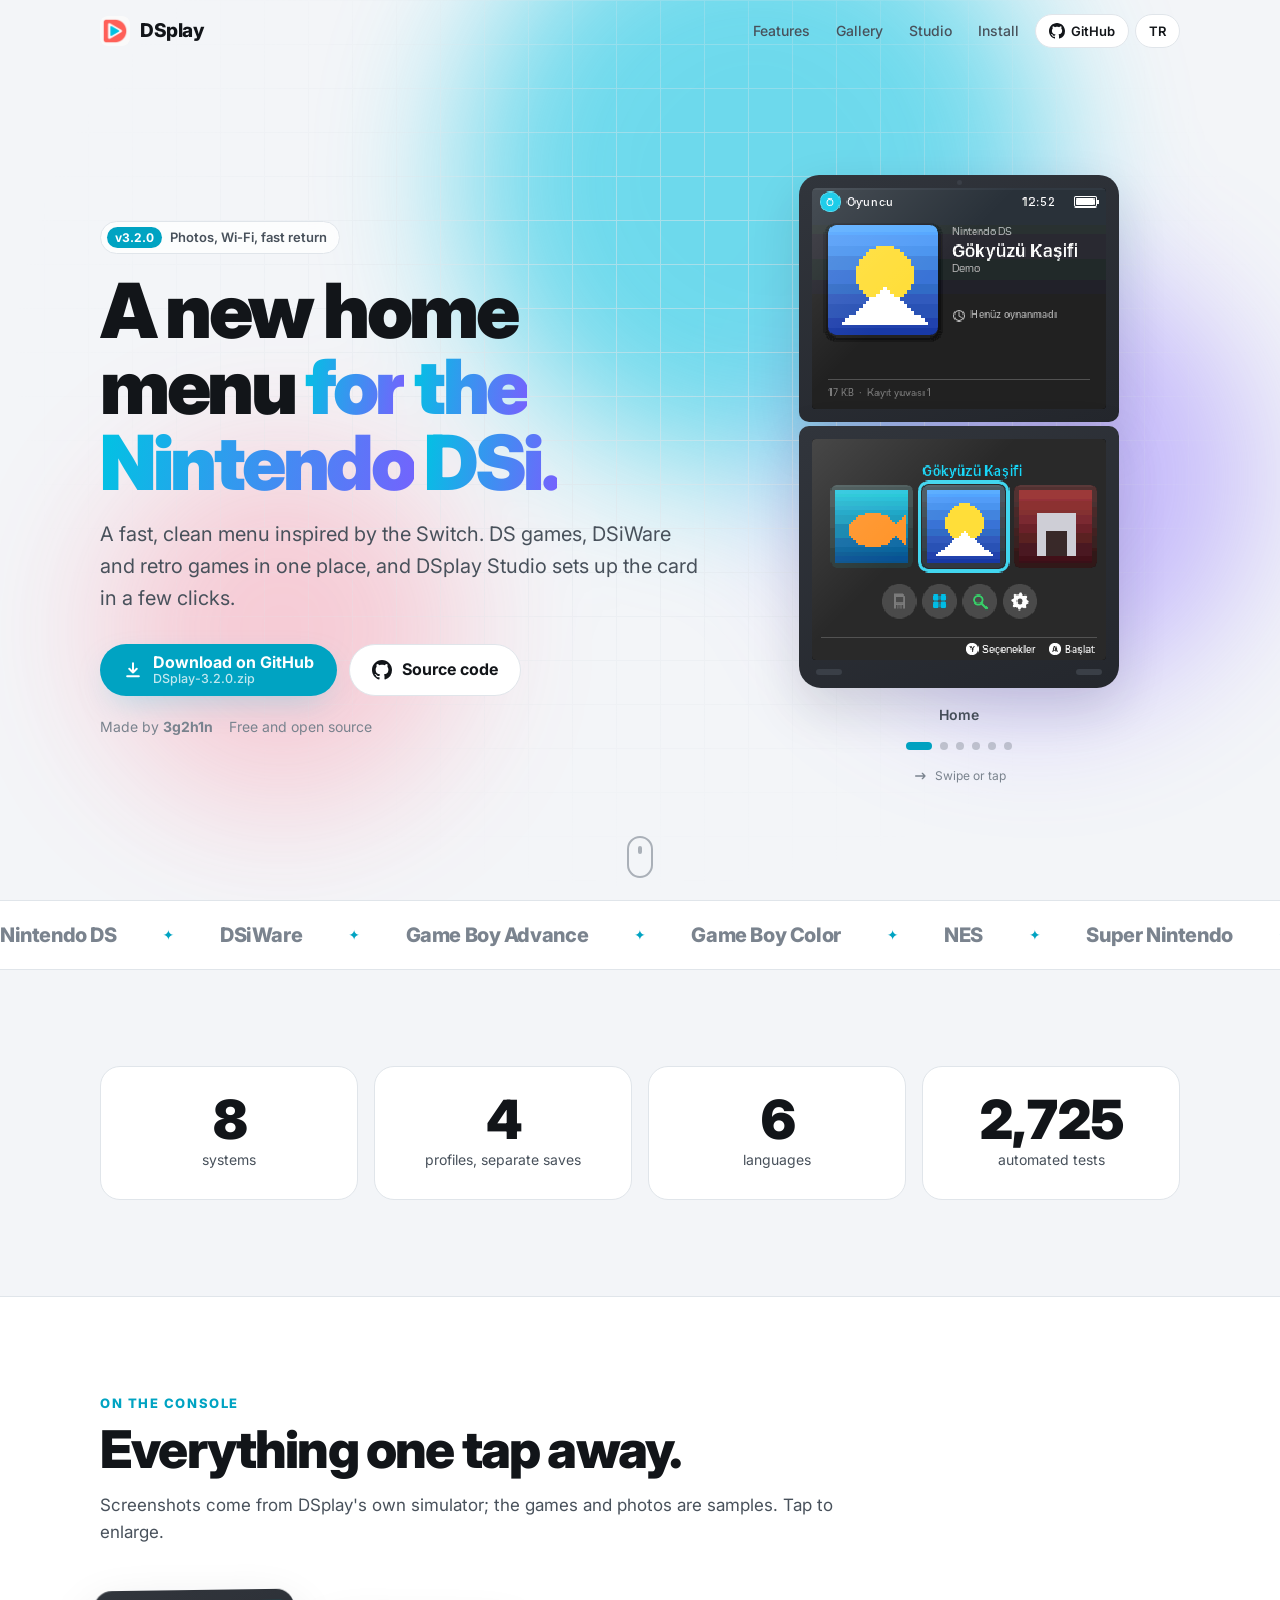
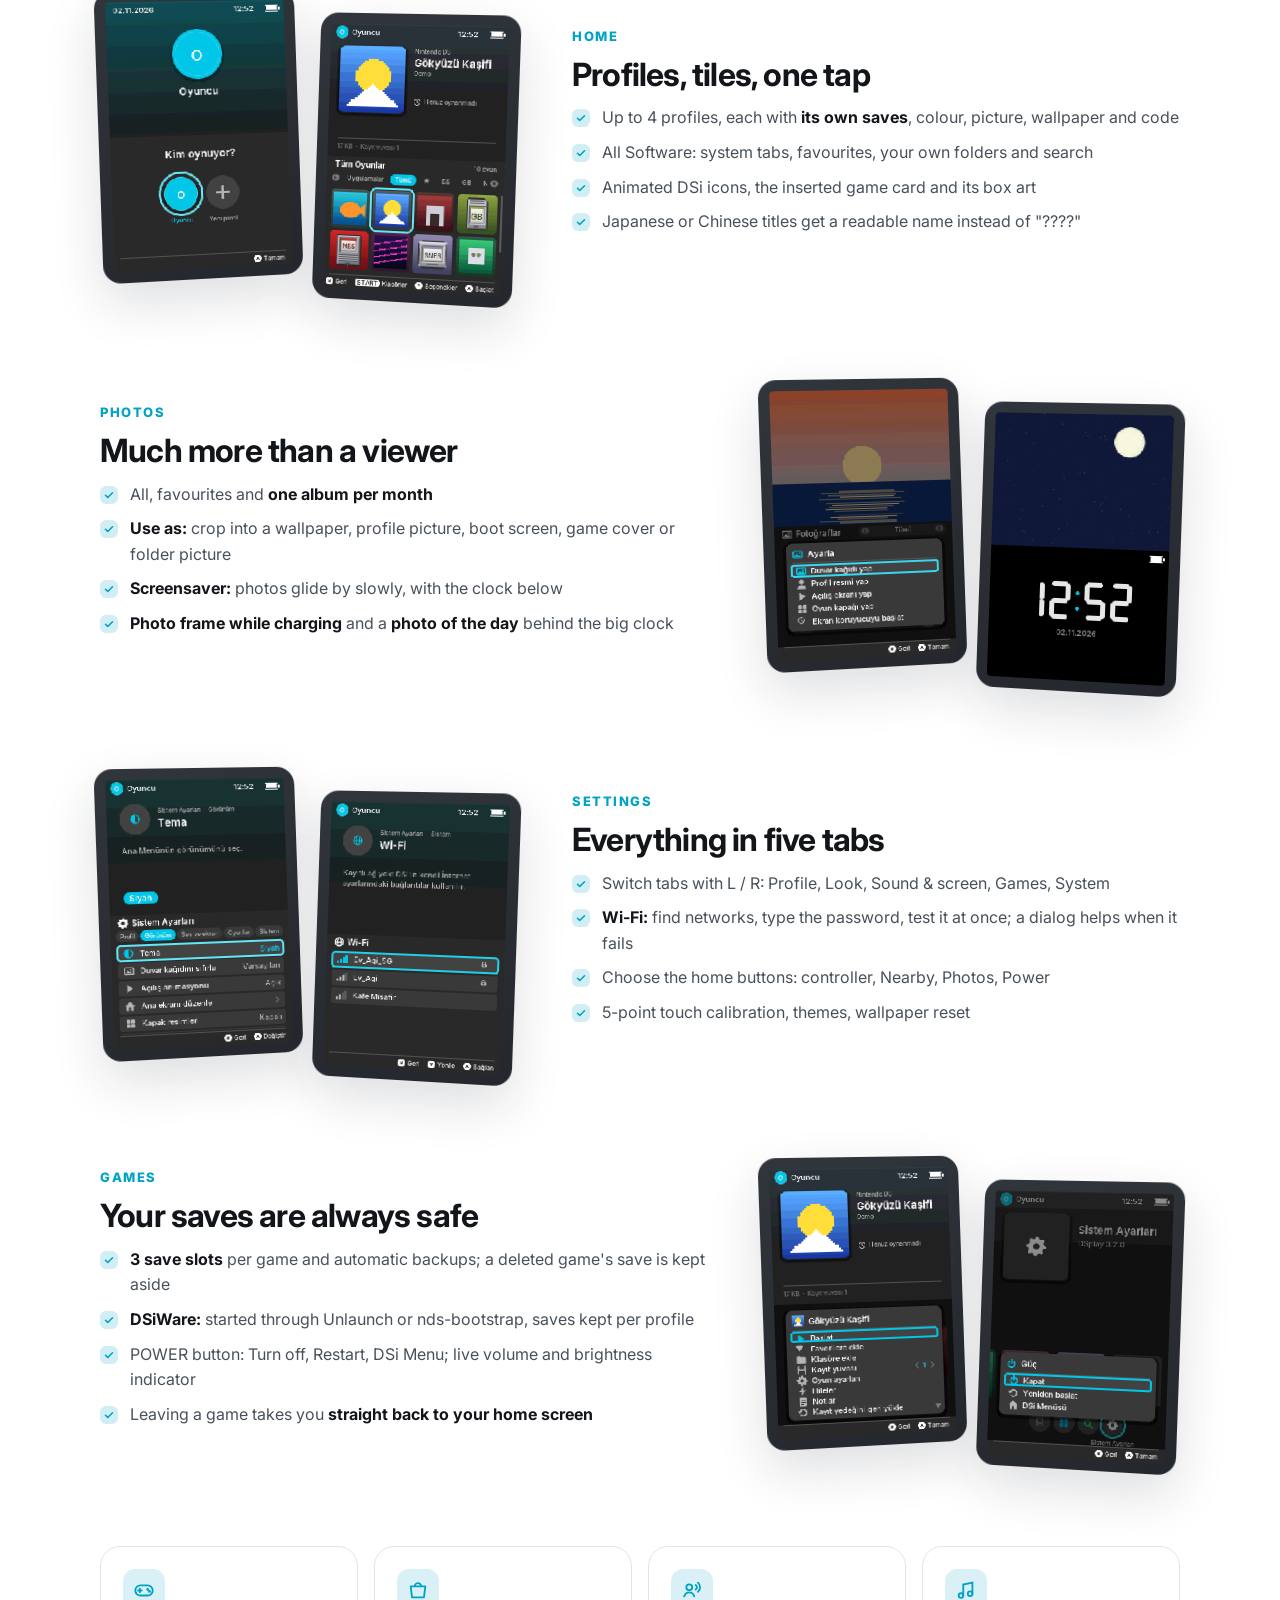
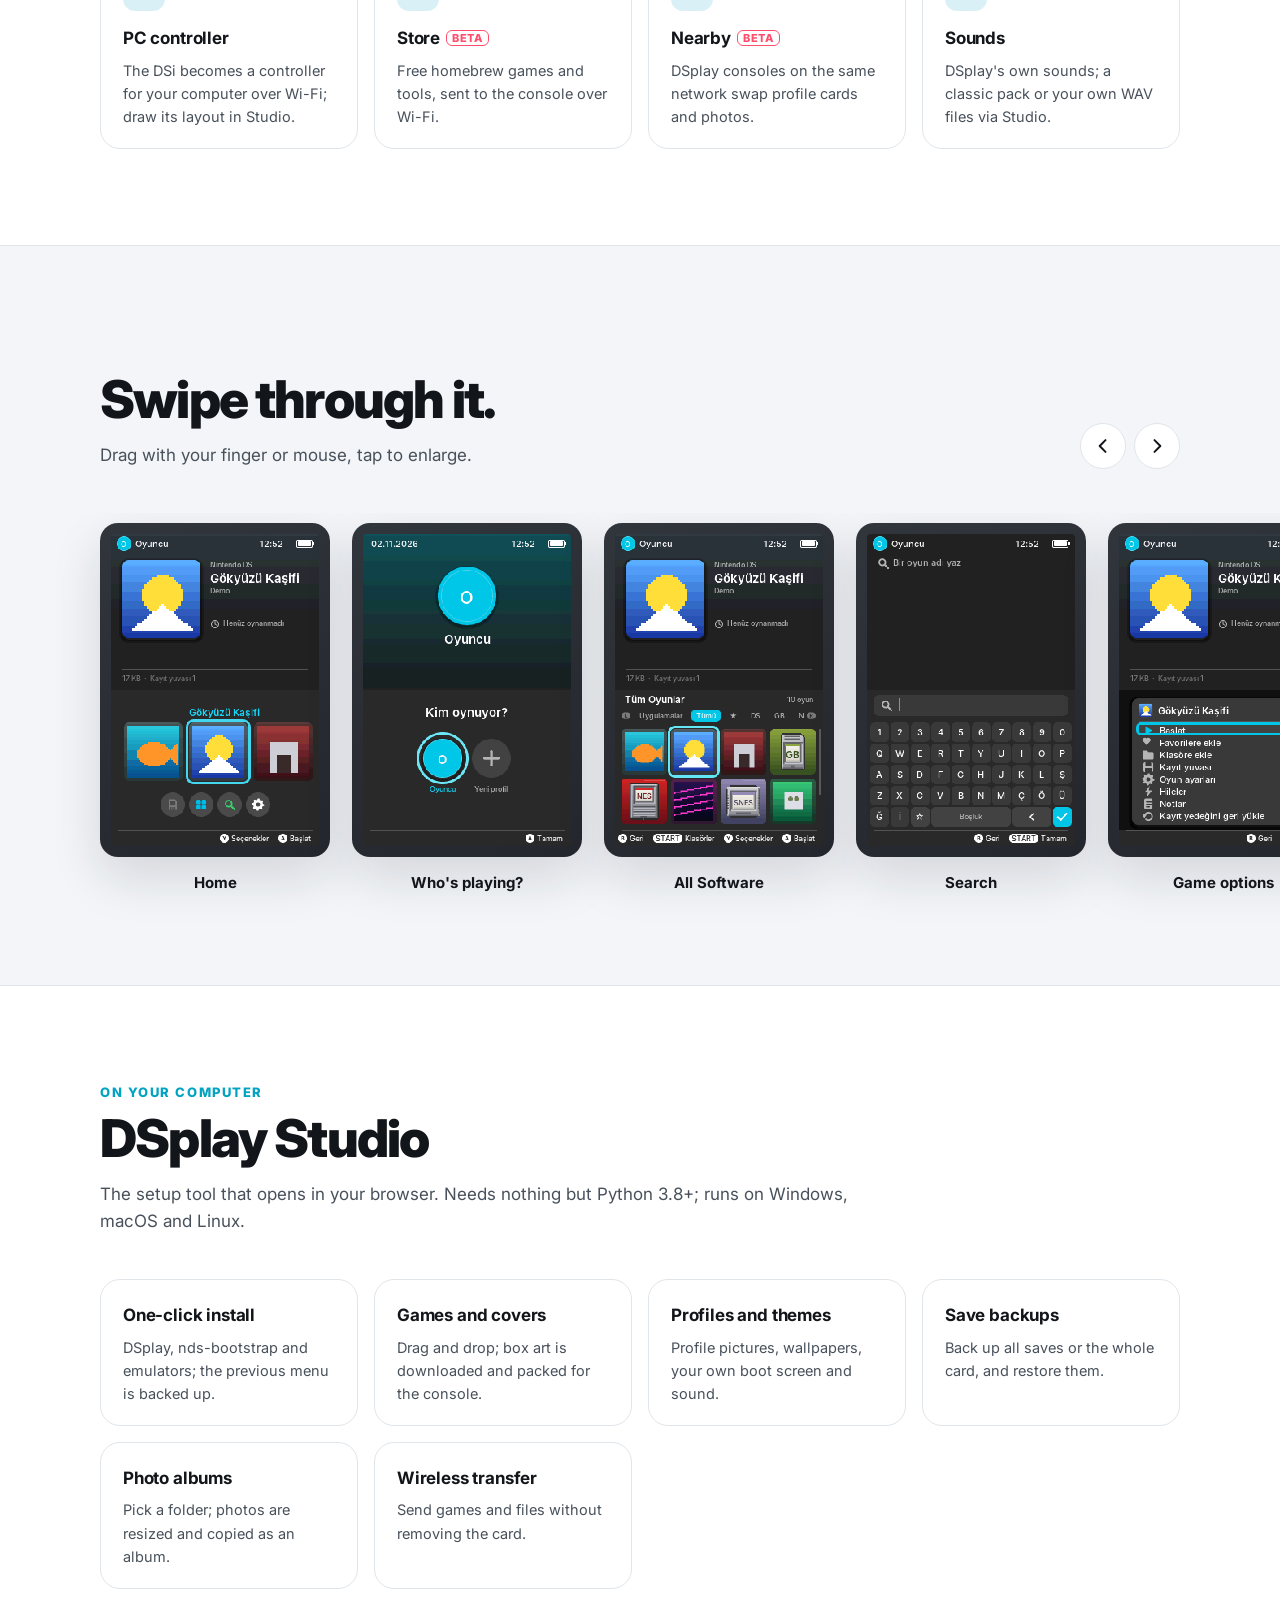
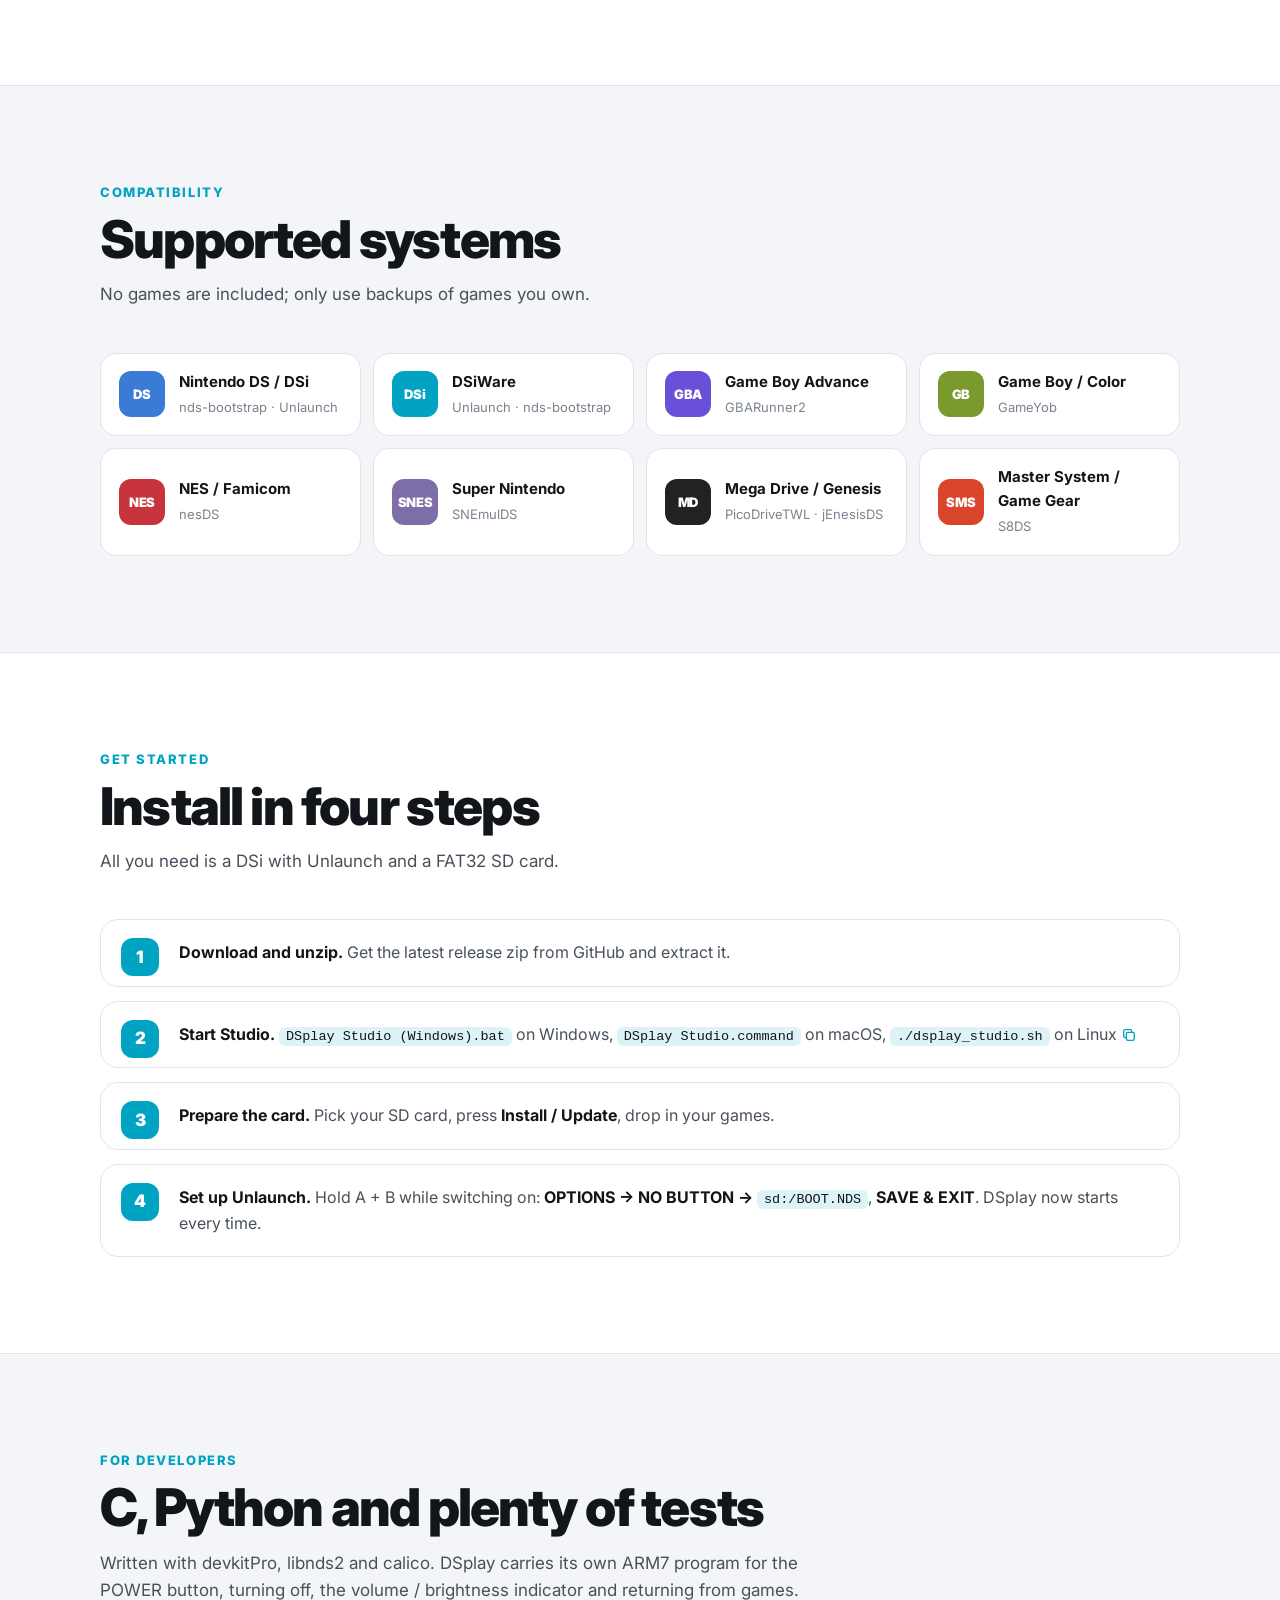
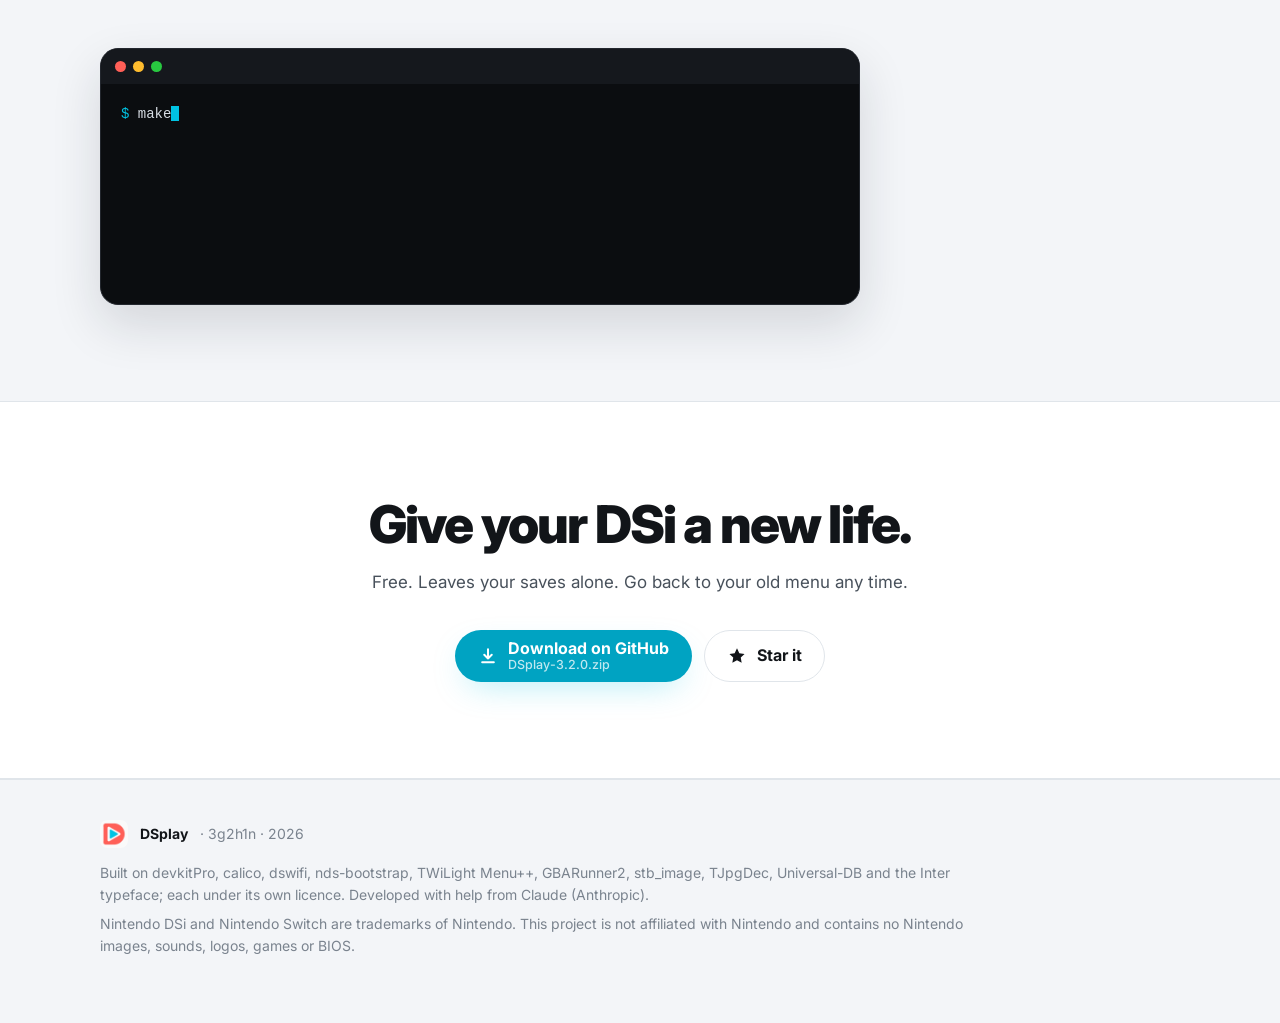
<file: docs/index.html>
<!doctype html>
<html lang="tr" data-lang="tr">
<head>
<meta charset="utf-8">
<meta name="viewport" content="width=device-width, initial-scale=1, viewport-fit=cover">
<title>DSplay</title>
<meta name="description" content="DSplay: Nintendo DSi için Switch tarzında bir ana menü ve onu kuran DSplay Studio.">
<!-- GitHub repository (kullanıcı/repo). Change this one line if the repository has another name. -->
<meta name="dsplay-repo" content="3g2h1n/DSplay">
<meta property="og:title" content="DSplay">
<meta property="og:description" content="Nintendo DSi için Switch tarzında yeni bir ana menü.">
<meta property="og:image" content="img/home.png">
<meta name="theme-color" content="#00c3e3">
<link rel="icon" href="img/logo.png">
<link rel="preconnect" href="https://fonts.googleapis.com">
<link rel="preconnect" href="https://fonts.gstatic.com" crossorigin>
<link href="https://fonts.googleapis.com/css2?family=Inter:wght@400;500;600;700;800;900&display=swap" rel="stylesheet">
<style>
:root {
  --bg: #f3f5f8;
  --bg2: #ffffff;
  --panel: #ffffff;
  --text: #121519;
  --text2: #48515b;
  --text3: #7a838e;
  --line: #e0e5ea;
  --accent: #00a3c2;
  --accent-ink: #ffffff;
  --glow: rgba(0, 195, 227, .35);
  --blob1: #00c3e3;
  --blob2: #ff4f6d;
  --blob3: #7c5cff;
  --device: #24272d;
  --device2: #31353c;
  --shadow: 0 20px 50px rgba(20, 30, 45, .14);
}
@media (prefers-color-scheme: dark) {
  :root:not([data-theme="light"]) {
    --bg: #0f1114; --bg2: #15181c; --panel: #1b1f24; --text: #f2f4f6; --text2: #b6bec7; --text3: #808a95;
    --line: #272c33; --accent: #00c3e3; --accent-ink: #05232a; --glow: rgba(0, 195, 227, .45);
    --device: #0b0c0f; --device2: #1d2026; --shadow: 0 24px 60px rgba(0, 0, 0, .55);
  }
}
:root[data-theme="dark"] {
  --bg: #0f1114; --bg2: #15181c; --panel: #1b1f24; --text: #f2f4f6; --text2: #b6bec7; --text3: #808a95;
  --line: #272c33; --accent: #00c3e3; --accent-ink: #05232a; --glow: rgba(0, 195, 227, .45);
  --device: #0b0c0f; --device2: #1d2026; --shadow: 0 24px 60px rgba(0, 0, 0, .55);
}
* { box-sizing: border-box; }
[hidden] { display: none !important; }
html { scroll-behavior: smooth; -webkit-tap-highlight-color: transparent; }
body {
  margin: 0; background: var(--bg); color: var(--text); overflow-x: hidden;
  font: 16px/1.6 Inter, system-ui, -apple-system, "Segoe UI", sans-serif; -webkit-font-smoothing: antialiased;
}
html[data-lang="tr"] [lang="en"]:not(html) { display: none !important; }
html[data-lang="en"] [lang="tr"]:not(html) { display: none !important; }
a { color: var(--accent); text-decoration: none; }
img { -webkit-user-drag: none; user-select: none; }
.wrap { max-width: 1120px; margin: 0 auto; padding: 0 20px; }

/* ---------- header ---------- */
header.top {
  position: fixed; inset: 0 0 auto 0; z-index: 50; transition: background .3s, border-color .3s, transform .35s;
  border-bottom: 1px solid transparent;
}
header.top.solid { background: color-mix(in srgb, var(--bg) 82%, transparent); backdrop-filter: blur(14px) saturate(1.4); border-color: var(--line); }
header.top.hidden { transform: translateY(-100%); }
header.top .wrap { display: flex; align-items: center; gap: 12px; height: 62px; }
header.top .brand { display: flex; align-items: center; gap: 10px; color: var(--text); font-weight: 800; font-size: 19px; letter-spacing: -.02em; }
header.top .brand img { width: 30px; height: 30px; border-radius: 8px; transition: transform .5s cubic-bezier(.3,1.6,.5,1); }
header.top .brand:hover img { transform: rotate(-12deg) scale(1.12); }
header.top nav { margin-left: auto; display: flex; gap: 6px; align-items: center; }
header.top nav a.nl { color: var(--text2); font-size: 14px; font-weight: 500; padding: 6px 10px; border-radius: 8px; transition: color .2s, background .2s; }
header.top nav a.nl:hover { color: var(--text); background: color-mix(in srgb, var(--text) 7%, transparent); }
.pill {
  border: 1px solid var(--line); background: var(--panel); color: var(--text); border-radius: 999px; height: 34px;
  padding: 0 13px; font: 600 13px Inter, sans-serif; cursor: pointer; display: inline-flex; align-items: center; gap: 6px;
}
.pill svg { width: 16px; height: 16px; }
.progress { position: absolute; left: 0; bottom: -1px; height: 2px; width: 100%; transform-origin: 0 50%; transform: scaleX(0); background: linear-gradient(90deg, var(--blob1), var(--blob3), var(--blob2)); }
@media (max-width: 760px) { header.top nav a.nl { display: none; } }

/* ---------- hero ---------- */
.hero { position: relative; padding: 130px 0 70px; overflow: hidden; min-height: 100vh; min-height: 100svh; display: flex; align-items: center; }
.aurora { position: absolute; inset: -20%; z-index: 0; filter: blur(70px); opacity: .55; pointer-events: none; }
.aurora i { position: absolute; width: 46vmax; height: 46vmax; border-radius: 50%; mix-blend-mode: normal; }
.aurora i:nth-child(1) { background: var(--blob1); left: 40%; top: 5%; animation: drift1 18s ease-in-out infinite alternate; }
.aurora i:nth-child(2) { background: var(--blob3); left: 60%; top: 35%; width: 34vmax; height: 34vmax; animation: drift2 22s ease-in-out infinite alternate; opacity: .7; }
.aurora i:nth-child(3) { background: var(--blob2); left: 20%; top: 50%; width: 28vmax; height: 28vmax; animation: drift3 16s ease-in-out infinite alternate; opacity: .45; }
@keyframes drift1 { to { transform: translate(-18%, 12%) scale(1.15); } }
@keyframes drift2 { to { transform: translate(14%, -16%) scale(.9); } }
@keyframes drift3 { to { transform: translate(22%, -10%) scale(1.2); } }
.gridbg {
  position: absolute; inset: 0; z-index: 0; pointer-events: none; opacity: .5;
  background-image: linear-gradient(var(--line) 1px, transparent 1px), linear-gradient(90deg, var(--line) 1px, transparent 1px);
  background-size: 44px 44px; mask-image: radial-gradient(ellipse at 50% 40%, #000 20%, transparent 70%);
  -webkit-mask-image: radial-gradient(ellipse at 50% 40%, #000 20%, transparent 70%);
}
.hero .wrap { position: relative; z-index: 1; display: grid; grid-template-columns: 1.15fr .85fr; gap: 40px; align-items: center; width: 100%; }
.badge {
  display: inline-flex; align-items: center; gap: 8px; padding: 5px 12px 5px 6px; border-radius: 999px; font-size: 13px; font-weight: 600;
  background: color-mix(in srgb, var(--panel) 75%, transparent); border: 1px solid var(--line); color: var(--text2); backdrop-filter: blur(6px);
}
.badge b { background: var(--accent); color: var(--accent-ink); border-radius: 999px; padding: 1px 8px; font-size: 12px; }
.hero h1 { font-size: clamp(42px, 7vw, 76px); line-height: 1.0; letter-spacing: -.045em; margin: 18px 0 18px; font-weight: 900; }
.hero h1 .w { display: inline-block; opacity: 0; transform: translateY(.5em) rotate(4deg); filter: blur(6px); animation: wordin .8s cubic-bezier(.2,.9,.25,1.1) forwards; }
@keyframes wordin { to { opacity: 1; transform: none; filter: none; } }
.grad { background: linear-gradient(100deg, var(--blob1), var(--blob3) 55%, var(--blob2)); -webkit-background-clip: text; background-clip: text; color: transparent; background-size: 200% 100%; animation: sheen 6s ease-in-out infinite alternate; }
@keyframes sheen { to { background-position: 100% 0; } }
.hero p.lead { font-size: clamp(17px, 2vw, 20px); color: var(--text2); margin: 0 0 30px; max-width: 32em; }
.btns { display: flex; flex-wrap: wrap; gap: 12px; align-items: center; }
.btn {
  position: relative; overflow: hidden; display: inline-flex; align-items: center; gap: 10px; padding: 0 22px; height: 52px; border-radius: 999px;
  font-weight: 700; font-size: 16px; border: 1px solid var(--line); background: var(--panel); color: var(--text); cursor: pointer;
  transition: transform .25s cubic-bezier(.3,1.5,.5,1), box-shadow .25s; will-change: transform; user-select: none;
}
.btn svg { width: 20px; height: 20px; flex: none; }
.btn:hover { box-shadow: 0 10px 26px -10px var(--glow); }
.btn:active { transform: scale(.96); }
.btn.primary { background: var(--accent); border-color: transparent; color: var(--accent-ink); box-shadow: 0 12px 34px -12px var(--glow); }
.btn.primary::after {
  content: ""; position: absolute; inset: 0; background: linear-gradient(110deg, transparent 30%, rgba(255,255,255,.45) 50%, transparent 70%);
  transform: translateX(-120%); animation: shine 3.6s ease-in-out infinite 1.6s;
}
@keyframes shine { 0%, 60% { transform: translateX(-120%); } 100% { transform: translateX(120%); } }
.btn .bsub { font-weight: 500; font-size: 12.5px; opacity: .75; }
.btn .stack { display: flex; flex-direction: column; line-height: 1.1; align-items: flex-start; }
.ripple { position: absolute; border-radius: 50%; transform: scale(0); background: currentColor; opacity: .25; animation: rip .6s ease-out forwards; pointer-events: none; }
@keyframes rip { to { transform: scale(1); opacity: 0; } }
.meta { margin-top: 20px; color: var(--text3); font-size: 14px; display: flex; gap: 16px; flex-wrap: wrap; align-items: center; }
.meta .stars { display: inline-flex; gap: 6px; align-items: center; }
.meta svg { width: 15px; height: 15px; }

/* the DSi: two halves, the lid opens on load, tilts with the pointer and swipes between screens */
.stage { perspective: 1400px; display: flex; flex-direction: column; align-items: center; gap: 16px; touch-action: pan-y; }
.dsi { width: min(320px, 74vw); transform-style: preserve-3d; transition: transform .25s ease-out; cursor: grab; }
.dsi:active { cursor: grabbing; }
.half { background: linear-gradient(160deg, var(--device2), var(--device)); border-radius: 20px; padding: 13px; box-shadow: var(--shadow); position: relative; }
.half.lid { border-radius: 20px 20px 10px 10px; transform-origin: 50% 100%; transform: rotateX(-92deg); animation: lidopen 1.3s cubic-bezier(.25,1.25,.4,1) .35s forwards; }
.half.base { border-radius: 10px 10px 22px 22px; margin-top: 5px; opacity: 0; transform: translateY(30px); animation: basein .8s cubic-bezier(.2,.9,.3,1) .1s forwards; }
@keyframes lidopen { to { transform: rotateX(0deg); } }
@keyframes basein { to { opacity: 1; transform: none; } }
.scr { aspect-ratio: 4 / 3; border-radius: 4px; background: #000; position: relative; overflow: hidden; }
.scr span { position: absolute; inset: 0; background-size: 100% 200%; image-rendering: pixelated; transition: opacity .5s ease, transform .5s ease; }
.lid .scr span { background-position: 0 0; }
.base .scr span { background-position: 0 100%; }
.scr span.out { opacity: 0; transform: scale(1.04); }
.scr::after { content: ""; position: absolute; inset: 0; background: linear-gradient(135deg, rgba(255,255,255,.14), transparent 40%); pointer-events: none; }
.lid .cam { position: absolute; top: 5px; left: 50%; width: 5px; height: 5px; margin-left: -2px; border-radius: 50%; background: #3a3f47; }
.base .btnrow { display: flex; justify-content: space-between; padding: 9px 4px 0; }
.base .btnrow i { width: 26px; height: 6px; border-radius: 3px; background: #3a3f47; display: block; }
.dots { display: flex; gap: 8px; align-items: center; }
.dots button { width: 8px; height: 8px; border-radius: 99px; border: 0; padding: 0; background: var(--text3); opacity: .4; cursor: pointer; transition: all .35s cubic-bezier(.3,1.5,.5,1); }
.dots button.on { width: 26px; opacity: 1; background: var(--accent); }
.caption { font-size: 14px; color: var(--text2); font-weight: 600; min-height: 1.6em; text-align: center; }
.hint { font-size: 12px; color: var(--text3); display: flex; align-items: center; gap: 6px; }
.hint svg { width: 16px; height: 16px; animation: nudge 1.8s ease-in-out infinite; }
@keyframes nudge { 50% { transform: translateX(6px); } }
.scrolldown { position: absolute; left: 50%; bottom: 22px; z-index: 1; width: 26px; height: 42px; margin-left: -13px; border: 2px solid var(--text3); border-radius: 14px; opacity: .6; }
.scrolldown::after { content: ""; position: absolute; left: 50%; top: 8px; width: 4px; height: 8px; margin-left: -2px; border-radius: 2px; background: var(--text3); animation: wheel 1.6s ease-in-out infinite; }
@keyframes wheel { 0% { transform: translateY(0); opacity: 1; } 100% { transform: translateY(14px); opacity: 0; } }
@media (max-width: 860px) {
  .hero { padding-top: 100px; min-height: 0; }
  .hero .wrap { grid-template-columns: 1fr; gap: 50px; }
  .scrolldown { display: none; }
}

/* ---------- marquee ---------- */
.marquee { border-block: 1px solid var(--line); background: var(--bg2); overflow: hidden; padding: 18px 0; position: relative; }
.marquee .track { display: flex; gap: 46px; width: max-content; animation: marq 32s linear infinite; }
.marquee:hover .track { animation-play-state: paused; }
.marquee span { font-weight: 800; font-size: 20px; letter-spacing: -.02em; color: var(--text3); white-space: nowrap; display: flex; align-items: center; gap: 46px; }
.marquee span::after { content: "✦"; color: var(--accent); font-size: 14px; }
@keyframes marq { to { transform: translateX(-50%); } }

/* ---------- sections ---------- */
section { padding: 96px 0; position: relative; }
section.alt { background: var(--bg2); border-block: 1px solid var(--line); }
.kicker { font-size: 13px; font-weight: 800; letter-spacing: .12em; text-transform: uppercase; color: var(--accent); margin-bottom: 10px; }
h2 { font-size: clamp(32px, 5vw, 52px); line-height: 1.05; letter-spacing: -.035em; margin: 0 0 14px; font-weight: 850; }
.sub { color: var(--text2); margin: 0 0 44px; max-width: 44em; font-size: 17px; }

/* reveal on scroll */
.rv { opacity: 0; transform: translateY(36px); transition: opacity .8s cubic-bezier(.2,.8,.2,1), transform .8s cubic-bezier(.2,.8,.2,1); transition-delay: var(--d, 0s); }
.rv.l { transform: translateX(-50px); }
.rv.r { transform: translateX(50px); }
.rv.z { transform: scale(.9); }
.rv.in { opacity: 1; transform: none; }

/* stats */
.stats { display: grid; grid-template-columns: repeat(4, 1fr); gap: 16px; }
.stat { text-align: center; padding: 26px 10px; border-radius: 20px; background: var(--panel); border: 1px solid var(--line); }
.stat b { display: block; font-size: clamp(36px, 5vw, 54px); font-weight: 900; letter-spacing: -.04em; line-height: 1; color: var(--text); font-variant-numeric: tabular-nums; }
.stat span { color: var(--text2); font-size: 14px; }
@media (max-width: 700px) { .stats { grid-template-columns: repeat(2, 1fr); } }

/* features */
.feature { display: grid; grid-template-columns: auto 1fr; gap: 56px; align-items: center; margin: 0 0 100px; }
.feature:last-of-type { margin-bottom: 40px; }
.feature.rev { grid-template-columns: 1fr auto; }
.feature.rev .shots { order: 2; }
.shots { display: flex; gap: 16px; perspective: 1200px; }
.mini { width: 200px; background: linear-gradient(160deg, var(--device2), var(--device)); border-radius: 18px; padding: 11px; box-shadow: var(--shadow); transition: transform .5s cubic-bezier(.3,1.3,.5,1); cursor: zoom-in; }
.mini img { display: block; width: 100%; height: auto; image-rendering: pixelated; border-radius: 4px; background: #000; }
.shots .mini:nth-child(1) { transform: rotateY(10deg) rotateZ(-2deg); }
.shots .mini:nth-child(2) { transform: rotateY(-10deg) rotateZ(2deg) translateY(24px); }
.shots .mini:hover { transform: translateY(-10px) scale(1.04); z-index: 2; }
.feature h3 { font-size: clamp(24px, 3vw, 32px); margin: 0 0 12px; letter-spacing: -.025em; line-height: 1.15; }
.feature p { color: var(--text2); margin: 0 0 14px; }
.feature ul { margin: 0; padding: 0; list-style: none; color: var(--text2); }
.feature li { margin: 9px 0; padding-left: 30px; position: relative; }
.feature li::before {
  content: ""; position: absolute; left: 0; top: 4px; width: 18px; height: 18px; border-radius: 6px;
  background: color-mix(in srgb, var(--accent) 18%, transparent) url("data:image/svg+xml,%3Csvg xmlns='http://www.w3.org/2000/svg' viewBox='0 0 24 24' fill='none' stroke='%2300a3c2' stroke-width='3.2' stroke-linecap='round' stroke-linejoin='round'%3E%3Cpath d='M5 12.5l4.5 4.5L19 7.5'/%3E%3C/svg%3E") center / 12px no-repeat;
}
.feature li b { color: var(--text); }
@media (max-width: 860px) {
  .feature, .feature.rev { grid-template-columns: 1fr; gap: 34px; margin-bottom: 72px; }
  .feature.rev .shots { order: 0; }
  .shots { justify-content: center; }
  .mini { width: 42vw; max-width: 200px; }
}

/* spotlight cards */
.grid { display: grid; grid-template-columns: repeat(auto-fill, minmax(250px, 1fr)); gap: 16px; }
.card {
  position: relative; background: var(--panel); border: 1px solid var(--line); border-radius: 20px; padding: 22px 22px 20px; overflow: hidden;
  transition: transform .4s cubic-bezier(.3,1.4,.5,1), border-color .3s;
}
.card::before {
  content: ""; position: absolute; inset: 0; opacity: 0; transition: opacity .3s; pointer-events: none;
  background: radial-gradient(320px circle at var(--mx, 50%) var(--my, 50%), var(--glow), transparent 60%);
}
.card:hover { transform: translateY(-4px); border-color: color-mix(in srgb, var(--accent) 50%, var(--line)); }
.card:hover::before { opacity: .55; }
.card > * { position: relative; }
.card h4 { margin: 0 0 6px; font-size: 17px; letter-spacing: -.01em; }
.card p { margin: 0; color: var(--text2); font-size: 14.5px; }
.card .ic { width: 42px; height: 42px; border-radius: 12px; display: grid; place-items: center; margin-bottom: 14px; background: color-mix(in srgb, var(--accent) 15%, transparent); color: var(--accent); }
.card .ic svg { width: 22px; height: 22px; }
.card .beta { font-size: 11px; font-weight: 800; letter-spacing: .06em; color: var(--blob2); border: 1px solid currentColor; border-radius: 6px; padding: 0 5px; margin-left: 6px; vertical-align: 2px; }

/* gallery carousel */
.gal-head { display: flex; align-items: flex-end; justify-content: space-between; gap: 20px; }
.arrows { display: flex; gap: 8px; margin-bottom: 44px; }
.arrows button { width: 46px; height: 46px; border-radius: 50%; border: 1px solid var(--line); background: var(--panel); color: var(--text); cursor: pointer; display: grid; place-items: center; transition: transform .2s; }
.arrows button:active { transform: scale(.9); }
.arrows svg { width: 20px; height: 20px; }
.gallery {
  display: flex; gap: 22px; overflow-x: auto; scroll-snap-type: x mandatory; padding: 10px max(20px, calc((100vw - 1120px) / 2 + 20px)) 30px;
  scrollbar-width: none; cursor: grab; overscroll-behavior-x: contain;
}
.gallery::-webkit-scrollbar { display: none; }
.gallery.drag { cursor: grabbing; scroll-snap-type: none; }
.gallery.drag * { pointer-events: none; }
.slide { flex: none; width: 230px; scroll-snap-align: center; text-align: center; }
.slide .mini { width: 100%; cursor: zoom-in; transform: none; }
.slide .mini:hover { transform: translateY(-8px); }
.slide figcaption { margin-top: 14px; font-weight: 700; font-size: 15px; }
.slide small { display: block; color: var(--text3); font-size: 13px; font-weight: 500; }
@media (max-width: 600px) { .slide { width: 62vw; } .arrows { display: none; } }

/* lightbox: swipe sideways for the next one, down to close, pinch-free double tap to zoom */
.lb { position: fixed; inset: 0; z-index: 100; display: grid; place-items: center; background: rgba(5, 8, 12, 0); pointer-events: none; transition: background .3s; touch-action: none; }
.lb.open { background: rgba(5, 8, 12, .88); pointer-events: auto; backdrop-filter: blur(8px); }
.lb img { max-height: 86vh; max-width: 92vw; height: 86vh; width: auto; aspect-ratio: 2 / 3; object-fit: contain; image-rendering: pixelated; border-radius: 10px; opacity: 0; transform: scale(.85); transition: opacity .3s, transform .35s cubic-bezier(.3,1.3,.5,1); }
.lb.open img { opacity: 1; transform: none; }
.lb img.dragging { transition: none; }
.lb .lbcap { position: absolute; bottom: max(18px, env(safe-area-inset-bottom)); left: 0; right: 0; text-align: center; color: #fff; font-weight: 600; opacity: 0; transition: opacity .3s; }
.lb.open .lbcap { opacity: 1; }
.lb .x, .lb .nav { position: absolute; border: 0; background: rgba(255,255,255,.12); color: #fff; width: 46px; height: 46px; border-radius: 50%; cursor: pointer; display: grid; place-items: center; opacity: 0; transition: opacity .3s; }
.lb.open .x, .lb.open .nav { opacity: 1; }
.lb .x { top: 16px; right: 16px; }
.lb .nav.p { left: 16px; top: 50%; margin-top: -23px; }
.lb .nav.n { right: 16px; top: 50%; margin-top: -23px; }
.lb svg { width: 22px; height: 22px; }
@media (max-width: 600px) { .lb .nav { display: none; } }

/* systems */
.systems { display: grid; grid-template-columns: repeat(auto-fill, minmax(240px, 1fr)); gap: 12px; }
.sys { display: flex; gap: 14px; align-items: center; padding: 16px 18px; border-radius: 16px; background: var(--panel); border: 1px solid var(--line); transition: transform .3s cubic-bezier(.3,1.4,.5,1); }
.sys:hover { transform: scale(1.03); }
.sys .chip { flex: none; width: 46px; height: 46px; border-radius: 12px; display: grid; place-items: center; font-weight: 900; font-size: 13px; color: #fff; letter-spacing: -.02em; }
.sys b { display: block; font-size: 15px; }
.sys small { color: var(--text3); font-size: 13px; }

/* steps */
.steps { display: grid; gap: 14px; counter-reset: s; }
.step {
  counter-increment: s; position: relative; padding: 20px 22px 20px 78px; border-radius: 18px; background: var(--panel); border: 1px solid var(--line); color: var(--text2);
}
.step::before {
  content: counter(s); position: absolute; left: 20px; top: 18px; width: 38px; height: 38px; border-radius: 12px; display: grid; place-items: center;
  font-weight: 900; font-size: 17px; color: var(--accent-ink); background: var(--accent);
}
.step b { color: var(--text); }
code { font-family: ui-monospace, SFMono-Regular, Menlo, Consolas, monospace; font-size: 13.5px; background: color-mix(in srgb, var(--accent) 13%, transparent); padding: 2px 7px; border-radius: 6px; color: var(--text); }
.copy { border: 0; background: none; color: var(--accent); cursor: pointer; padding: 0 4px; vertical-align: -3px; }
.copy svg { width: 16px; height: 16px; }

/* terminal */
.term { border-radius: 18px; overflow: hidden; background: #0b0d10; border: 1px solid #23272e; box-shadow: var(--shadow); max-width: 760px; }
.term .bar { display: flex; gap: 7px; padding: 12px 14px; background: #15181d; }
.term .bar i { width: 11px; height: 11px; border-radius: 50%; background: #ff5f57; }
.term .bar i:nth-child(2) { background: #febc2e; }
.term .bar i:nth-child(3) { background: #28c840; }
.term pre { margin: 0; padding: 18px 20px 22px; color: #d7dde4; font: 14px/1.75 ui-monospace, SFMono-Regular, Menlo, Consolas, monospace; min-height: 220px; white-space: pre-wrap; overflow-x: auto; }
.term .p { color: #00c3e3; }
.term .c { color: #6f7b88; }
.term .ok { color: #28c840; }
.caret { display: inline-block; width: 8px; height: 1.1em; background: #00c3e3; vertical-align: -3px; animation: blink 1s steps(1) infinite; }
@keyframes blink { 50% { opacity: 0; } }

/* final call */
.cta { text-align: center; overflow: hidden; }
.cta h2 { max-width: 14em; margin: 0 auto 16px; }
.cta .sub { margin: 0 auto 34px; }
.cta .btns { justify-content: center; }
.cta .ring { position: absolute; left: 50%; top: 50%; width: 900px; height: 900px; margin: -450px; border-radius: 50%; border: 1px solid var(--line); pointer-events: none; animation: pulse 6s ease-out infinite; opacity: 0; }
.cta .ring:nth-child(2) { animation-delay: 2s; }
.cta .ring:nth-child(3) { animation-delay: 4s; }
@keyframes pulse { 0% { transform: scale(.3); opacity: .9; } 100% { transform: scale(1.1); opacity: 0; } }
.cta .wrap { position: relative; }

footer { padding: 40px 0 60px; color: var(--text3); font-size: 14px; border-top: 1px solid var(--line); }
footer p { margin: 6px 0; max-width: 62em; }
footer .row { display: flex; gap: 12px; align-items: center; margin-bottom: 14px; }
footer .row img { width: 28px; height: 28px; border-radius: 7px; }

.toast { position: fixed; left: 50%; bottom: 26px; transform: translate(-50%, 40px); opacity: 0; background: var(--text); color: var(--bg); padding: 10px 18px; border-radius: 999px; font-weight: 600; font-size: 14px; z-index: 120; transition: all .35s cubic-bezier(.3,1.4,.5,1); pointer-events: none; }
.toast.show { transform: translate(-50%, 0); opacity: 1; }

@media (prefers-reduced-motion: reduce) {
  *, *::before, *::after { animation-duration: .01ms !important; animation-iteration-count: 1 !important; transition-duration: .01ms !important; }
  .rv { opacity: 1; transform: none; }
}
</style>
</head>
<body>
<script>
  (function () {
    var l = null;
    try { l = localStorage.getItem("dsplay-lang"); } catch (e) {}
    if (l !== "tr" && l !== "en") l = (navigator.language || "tr").slice(0, 2) === "tr" ? "tr" : "en";
    document.documentElement.setAttribute("data-lang", l);
    document.documentElement.lang = l;
  })();
</script>

<svg width="0" height="0" style="position:absolute">
  <symbol id="gh" viewBox="0 0 16 16"><path fill="currentColor" d="M8 0C3.58 0 0 3.58 0 8c0 3.54 2.29 6.53 5.47 7.59.4.07.55-.17.55-.38 0-.19-.01-.82-.01-1.49-2.01.37-2.53-.49-2.69-.94-.09-.23-.48-.94-.82-1.13-.28-.15-.68-.52-.01-.53.63-.01 1.08.58 1.23.82.72 1.21 1.87.87 2.33.66.07-.52.28-.87.51-1.07-1.78-.2-3.64-.89-3.64-3.95 0-.87.31-1.59.82-2.15-.08-.2-.36-1.02.08-2.12 0 0 .67-.21 2.2.82.64-.18 1.32-.27 2-.27.68 0 1.36.09 2 .27 1.53-1.04 2.2-.82 2.2-.82.44 1.1.16 1.92.08 2.12.51.56.82 1.27.82 2.15 0 3.07-1.87 3.75-3.65 3.95.29.25.54.73.54 1.48 0 1.07-.01 1.93-.01 2.2 0 .21.15.46.55.38A8.013 8.013 0 0016 8c0-4.42-3.58-8-8-8z"/></symbol>
  <symbol id="dl" viewBox="0 0 24 24"><path fill="none" stroke="currentColor" stroke-width="2.4" stroke-linecap="round" stroke-linejoin="round" d="M12 4v11m0 0l-4.5-4.5M12 15l4.5-4.5M5 19.5h14"/></symbol>
  <symbol id="star" viewBox="0 0 24 24"><path fill="currentColor" d="M12 2.8l2.8 5.8 6.3.9-4.6 4.4 1.1 6.3L12 17.2l-5.6 3 1.1-6.3L2.9 9.5l6.3-.9z"/></symbol>
  <symbol id="arrL" viewBox="0 0 24 24"><path fill="none" stroke="currentColor" stroke-width="2.4" stroke-linecap="round" stroke-linejoin="round" d="M15 5l-7 7 7 7"/></symbol>
  <symbol id="arrR" viewBox="0 0 24 24"><path fill="none" stroke="currentColor" stroke-width="2.4" stroke-linecap="round" stroke-linejoin="round" d="M9 5l7 7-7 7"/></symbol>
  <symbol id="xx" viewBox="0 0 24 24"><path fill="none" stroke="currentColor" stroke-width="2.4" stroke-linecap="round" d="M6 6l12 12M18 6L6 18"/></symbol>
  <symbol id="cp" viewBox="0 0 24 24"><g fill="none" stroke="currentColor" stroke-width="2" stroke-linejoin="round"><rect x="8" y="8" width="12" height="12" rx="2.5"/><path d="M16 8V6a2 2 0 00-2-2H6a2 2 0 00-2 2v8a2 2 0 002 2h2"/></g></symbol>
  <symbol id="swipe" viewBox="0 0 24 24"><path fill="none" stroke="currentColor" stroke-width="2" stroke-linecap="round" stroke-linejoin="round" d="M4 12h14m0 0l-4-4m4 4l-4 4"/></symbol>
</svg>

<header class="top" id="top">
  <div class="wrap">
    <a class="brand" href="#"><img src="img/logo.png" alt="">DSplay</a>
    <nav>
      <a class="nl" href="#ozellikler"><span lang="tr">Özellikler</span><span lang="en">Features</span></a>
      <a class="nl" href="#galeri"><span lang="tr">Galeri</span><span lang="en">Gallery</span></a>
      <a class="nl" href="#studio">Studio</a>
      <a class="nl" href="#kurulum"><span lang="tr">Kurulum</span><span lang="en">Install</span></a>
      <a class="pill repo-link" href="#" target="_blank" rel="noopener"><svg><use href="#gh"/></svg><span class="star-n">GitHub</span></a>
      <button class="pill" id="langbtn" type="button">EN</button>
    </nav>
  </div>
  <div class="progress" id="progress"></div>
</header>

<section class="hero">
  <div class="aurora"><i></i><i></i><i></i></div>
  <div class="gridbg"></div>
  <div class="wrap">
    <div>
      <span class="badge"><b class="ver">v3.2.0</b><span lang="tr">Fotoğraflar, Wi-Fi, hızlı dönüş</span><span lang="en">Photos, Wi-Fi, fast return</span></span>
      <h1 lang="tr" class="split">Nintendo DSi için <span class="grad">yeni bir ana menü.</span></h1>
      <h1 lang="en" class="split">A new home menu <span class="grad">for the Nintendo DSi.</span></h1>
      <p class="lead rv" style="--d:.5s" lang="tr">Switch'ten esinlenmiş hızlı ve sade bir menü. DS oyunları, DSiWare ve eski konsol oyunları tek yerde. Kartı bilgisayardaki DSplay Studio birkaç tıkla hazırlar.</p>
      <p class="lead rv" style="--d:.5s" lang="en">A fast, clean menu inspired by the Switch. DS games, DSiWare and retro games in one place, and DSplay Studio sets up the card in a few clicks.</p>
      <div class="btns rv" style="--d:.65s">
        <a class="btn primary dl-link" href="#" target="_blank" rel="noopener">
          <svg><use href="#dl"/></svg>
          <span class="stack"><span lang="tr">GitHub'dan indir</span><span lang="en">Download on GitHub</span><span class="bsub dl-sub">DSplay-3.2.0.zip</span></span>
        </a>
        <a class="btn repo-link" href="#" target="_blank" rel="noopener"><svg><use href="#gh"/></svg><span lang="tr">Kaynak kod</span><span lang="en">Source code</span></a>
      </div>
      <div class="meta rv" style="--d:.8s">
        <span lang="tr">Yapan: <b>3g2h1n</b></span><span lang="en">Made by <b>3g2h1n</b></span>
        <span class="stars" hidden><svg><use href="#star"/></svg><b class="star-c">0</b></span>
        <span lang="tr">Ücretsiz ve açık kaynak</span><span lang="en">Free and open source</span>
      </div>
    </div>
    <div class="stage" id="stage">
      <div class="dsi" id="dsi">
        <div class="half lid"><i class="cam"></i><div class="scr" id="scrTop"></div></div>
        <div class="half base"><div class="scr" id="scrBot"></div><div class="btnrow"><i></i><i></i></div></div>
      </div>
      <div class="caption" id="heroCap"></div>
      <div class="dots" id="heroDots"></div>
      <div class="hint"><svg><use href="#swipe"/></svg><span lang="tr">Kaydır ya da dokun</span><span lang="en">Swipe or tap</span></div>
    </div>
  </div>
  <div class="scrolldown"></div>
</section>

<div class="marquee" aria-hidden="true">
  <div class="track" id="marq">
    <span>Nintendo DS</span><span>DSiWare</span><span>Game Boy Advance</span><span>Game Boy Color</span><span>NES</span><span>Super Nintendo</span><span>Mega Drive</span><span>Master System</span><span>Game Gear</span><span>Homebrew</span>
  </div>
</div>

<section>
  <div class="wrap">
    <div class="stats">
      <div class="stat rv z" style="--d:0s"><b data-count="8">0</b><span lang="tr">sistem</span><span lang="en">systems</span></div>
      <div class="stat rv z" style="--d:.08s"><b data-count="4">0</b><span lang="tr">profil, ayrı kayıtlar</span><span lang="en">profiles, separate saves</span></div>
      <div class="stat rv z" style="--d:.16s"><b data-count="6">0</b><span lang="tr">dil</span><span lang="en">languages</span></div>
      <div class="stat rv z" style="--d:.24s"><b data-count="2740" data-plus="1">0</b><span lang="tr">otomatik test</span><span lang="en">automated tests</span></div>
    </div>
  </div>
</section>

<section class="alt" id="ozellikler">
  <div class="wrap">
    <div class="kicker rv"><span lang="tr">Konsolda</span><span lang="en">On the console</span></div>
    <h2 class="rv"><span lang="tr">Her şey bir dokunuş uzağında.</span><span lang="en">Everything one tap away.</span></h2>
    <p class="sub rv" lang="tr">Ekran görüntüleri DSplay'in kendi simülatöründen; oyunlar ve fotoğraflar örnek. Büyütmek için dokun.</p>
    <p class="sub rv" lang="en">Screenshots come from DSplay's own simulator; the games and photos are samples. Tap to enlarge.</p>

    <div class="feature">
      <div class="shots rv l">
        <div class="mini" data-shot="login"><img src="img/login.png" alt="" width="256" height="384" loading="lazy"></div>
        <div class="mini" data-shot="all"><img src="img/all.png" alt="" width="256" height="384" loading="lazy"></div>
      </div>
      <div class="rv r">
        <div class="kicker"><span lang="tr">Ana ekran</span><span lang="en">Home</span></div>
        <h3><span lang="tr">Profiller, kutucuklar, tek dokunuş</span><span lang="en">Profiles, tiles, one tap</span></h3>
        <ul lang="tr">
          <li>4 profile kadar: her birinin <b>kendi kayıtları</b>, rengi, resmi, duvar kağıdı ve şifresi</li>
          <li>Tüm Oyunlar: sistem sekmeleri, favoriler, kendi klasörlerin ve arama</li>
          <li>Hareketli DSi simgeleri, takılı oyun kartı ve kutu resmi</li>
          <li>Japonca ya da Çince adlar "????" yerine okunur bir adla görünür</li>
        </ul>
        <ul lang="en">
          <li>Up to 4 profiles, each with <b>its own saves</b>, colour, picture, wallpaper and code</li>
          <li>All Software: system tabs, favourites, your own folders and search</li>
          <li>Animated DSi icons, the inserted game card and its box art</li>
          <li>Japanese or Chinese titles get a readable name instead of "????"</li>
        </ul>
      </div>
    </div>

    <div class="feature rev">
      <div class="shots rv r">
        <div class="mini" data-shot="photomenu"><img src="img/photomenu.png" alt="" width="256" height="384" loading="lazy"></div>
        <div class="mini" data-shot="saver"><img src="img/saver.png" alt="" width="256" height="384" loading="lazy"></div>
      </div>
      <div class="rv l">
        <div class="kicker"><span lang="tr">Fotoğraflar</span><span lang="en">Photos</span></div>
        <h3><span lang="tr">Görüntüleyiciden çok daha fazlası</span><span lang="en">Much more than a viewer</span></h3>
        <ul lang="tr">
          <li>Tümü, favoriler ve <b>her ay için bir albüm</b></li>
          <li><b>Ayarla:</b> kırp; duvar kağıdı, profil resmi, açılış ekranı, oyun kapağı ya da klasör resmi yap</li>
          <li><b>Ekran koruyucu:</b> fotoğraflar yavaşça kayar, altta saat durur</li>
          <li><b>Şarjda fotoğraf çerçevesi</b> ve büyük saatin arkasında <b>günün fotoğrafı</b></li>
        </ul>
        <ul lang="en">
          <li>All, favourites and <b>one album per month</b></li>
          <li><b>Use as:</b> crop into a wallpaper, profile picture, boot screen, game cover or folder picture</li>
          <li><b>Screensaver:</b> photos glide by slowly, with the clock below</li>
          <li><b>Photo frame while charging</b> and a <b>photo of the day</b> behind the big clock</li>
        </ul>
      </div>
    </div>

    <div class="feature">
      <div class="shots rv l">
        <div class="mini" data-shot="settings"><img src="img/settings.png" alt="" width="256" height="384" loading="lazy"></div>
        <div class="mini" data-shot="wifi"><img src="img/wifi.png" alt="" width="256" height="384" loading="lazy"></div>
      </div>
      <div class="rv r">
        <div class="kicker"><span lang="tr">Ayarlar</span><span lang="en">Settings</span></div>
        <h3><span lang="tr">Beş sekmede her şey</span><span lang="en">Everything in five tabs</span></h3>
        <ul lang="tr">
          <li>L / R ile sekmeler arasında geç: Profil, Görünüm, Ses ve ekran, Oyunlar, Sistem</li>
          <li><b>Wi-Fi:</b> yakındaki ağları bul, şifreyi yaz, hemen dene; bağlanamazsa uyarı çıkar</li>
          <li>Ana ekrandaki düğmeleri seç: Kumanda, Yakındakiler, Fotoğraflar, Güç</li>
          <li>5 noktalı dokunmatik ayarı, temalar, duvar kağıdını sıfırla</li>
        </ul>
        <ul lang="en">
          <li>Switch tabs with L / R: Profile, Look, Sound &amp; screen, Games, System</li>
          <li><b>Wi-Fi:</b> find networks, type the password, test it at once; a dialog helps when it fails</li>
          <li>Choose the home buttons: controller, Nearby, Photos, Power</li>
          <li>5-point touch calibration, themes, wallpaper reset</li>
        </ul>
      </div>
    </div>

    <div class="feature rev">
      <div class="shots rv r">
        <div class="mini" data-shot="options"><img src="img/options.png" alt="" width="256" height="384" loading="lazy"></div>
        <div class="mini" data-shot="power"><img src="img/power.png" alt="" width="256" height="384" loading="lazy"></div>
      </div>
      <div class="rv l">
        <div class="kicker"><span lang="tr">Oyunlar</span><span lang="en">Games</span></div>
        <h3><span lang="tr">Kayıtların her zaman güvende</span><span lang="en">Your saves are always safe</span></h3>
        <ul lang="tr">
          <li>Her oyuna <b>3 kayıt yuvası</b> ve otomatik yedek; silinen oyunun kaydı kenara alınır</li>
          <li><b>DSiWare:</b> Unlaunch ya da nds-bootstrap ile açılır, kayıtlar profile özel</li>
          <li>POWER tuşu: Kapat, Yeniden başlat, DSi Menüsü; ses ve parlaklıkta canlı gösterge</li>
          <li>Oyundan çıkınca animasyonsuz, <b>doğrudan kendi ana ekranına</b></li>
        </ul>
        <ul lang="en">
          <li><b>3 save slots</b> per game and automatic backups; a deleted game's save is kept aside</li>
          <li><b>DSiWare:</b> started through Unlaunch or nds-bootstrap, saves kept per profile</li>
          <li>POWER button: Turn off, Restart, DSi Menu; live volume and brightness indicator</li>
          <li>Leaving a game takes you <b>straight back to your home screen</b></li>
        </ul>
      </div>
    </div>

    <div class="grid">
      <div class="card rv" style="--d:0s"><div class="ic"><svg viewBox="0 0 24 24" fill="none" stroke="currentColor" stroke-width="2" stroke-linecap="round"><rect x="2.5" y="7" width="19" height="11" rx="5.5"/><path d="M7.5 10.5v4M5.5 12.5h4"/><circle cx="16" cy="11.5" r=".6" fill="currentColor"/><circle cx="18" cy="13.5" r=".6" fill="currentColor"/></svg></div><h4><span lang="tr">PC kumandası</span><span lang="en">PC controller</span></h4><p lang="tr">DSi, Wi-Fi üzerinden bilgisayara kumanda olur; düzenini Studio'da çiz.</p><p lang="en">The DSi becomes a controller for your computer over Wi-Fi; draw its layout in Studio.</p></div>
      <div class="card rv" style="--d:.08s"><div class="ic"><svg viewBox="0 0 24 24" fill="none" stroke="currentColor" stroke-width="2" stroke-linejoin="round"><path d="M4 8h16l-1.5 12h-13z"/><path d="M8.5 8a3.5 3.5 0 017 0"/></svg></div><h4><span lang="tr">Mağaza</span><span lang="en">Store</span><span class="beta">BETA</span></h4><p lang="tr">Ücretsiz homebrew oyunlar ve araçlar, Wi-Fi ile konsola.</p><p lang="en">Free homebrew games and tools, sent to the console over Wi-Fi.</p></div>
      <div class="card rv" style="--d:.16s"><div class="ic"><svg viewBox="0 0 24 24" fill="none" stroke="currentColor" stroke-width="2" stroke-linecap="round"><circle cx="9" cy="9" r="3.2"/><path d="M3.5 19c.8-3 3-4.5 5.5-4.5s4.7 1.5 5.5 4.5"/><path d="M16 6.5a3 3 0 010 5M18.5 4a6.5 6.5 0 010 10"/></svg></div><h4><span lang="tr">Yakındakiler</span><span lang="en">Nearby</span><span class="beta">BETA</span></h4><p lang="tr">Aynı ağdaki DSplay'ler profil kartı ve fotoğraf paylaşır.</p><p lang="en">DSplay consoles on the same network swap profile cards and photos.</p></div>
      <div class="card rv" style="--d:.24s"><div class="ic"><svg viewBox="0 0 24 24" fill="none" stroke="currentColor" stroke-width="2" stroke-linecap="round"><path d="M9 18V6l10-2v12"/><circle cx="6.5" cy="18" r="2.5"/><circle cx="16.5" cy="16" r="2.5"/></svg></div><h4><span lang="tr">Sesler</span><span lang="en">Sounds</span></h4><p lang="tr">DSplay'in kendi sesleri; klasik paket ya da kendi WAV'ların Studio'dan.</p><p lang="en">DSplay's own sounds; a classic pack or your own WAV files via Studio.</p></div>
    </div>
  </div>
</section>

<section id="galeri" style="padding-bottom:60px">
  <div class="wrap gal-head">
    <div>
      <div class="kicker rv"><span lang="tr">Galeri</span><span lang="en">Gallery</span></div>
      <h2 class="rv"><span lang="tr">Kaydırarak gez.</span><span lang="en">Swipe through it.</span></h2>
      <p class="sub rv" lang="tr">Parmağınla ya da fareyle sürükle, büyütmek için dokun.</p>
      <p class="sub rv" lang="en">Drag with your finger or mouse, tap to enlarge.</p>
    </div>
    <div class="arrows rv"><button type="button" id="galPrev" aria-label="Previous"><svg><use href="#arrL"/></svg></button><button type="button" id="galNext" aria-label="Next"><svg><use href="#arrR"/></svg></button></div>
  </div>
  <div class="gallery rv" id="gallery"></div>
</section>

<section class="alt" id="studio">
  <div class="wrap">
    <div class="kicker rv"><span lang="tr">Bilgisayarda</span><span lang="en">On your computer</span></div>
    <h2 class="rv">DSplay Studio</h2>
    <p class="sub rv" lang="tr">Tarayıcıda açılan kurulum aracı. Python 3.8+ dışında bir şey gerektirmez; Windows, macOS ve Linux'ta çalışır.</p>
    <p class="sub rv" lang="en">The setup tool that opens in your browser. Needs nothing but Python 3.8+; runs on Windows, macOS and Linux.</p>
    <div class="grid">
      <div class="card rv" style="--d:0s"><h4><span lang="tr">Tek tuşla kurulum</span><span lang="en">One-click install</span></h4><p lang="tr">DSplay, nds-bootstrap ve emülatörler; önceki menü yedeklenir.</p><p lang="en">DSplay, nds-bootstrap and emulators; the previous menu is backed up.</p></div>
      <div class="card rv" style="--d:.06s"><h4><span lang="tr">Oyunlar ve kapaklar</span><span lang="en">Games and covers</span></h4><p lang="tr">Sürükle bırak; kutu resimleri inip konsol için paketlenir.</p><p lang="en">Drag and drop; box art is downloaded and packed for the console.</p></div>
      <div class="card rv" style="--d:.12s"><h4><span lang="tr">Profiller ve temalar</span><span lang="en">Profiles and themes</span></h4><p lang="tr">Profil resmi, duvar kağıdı, kendi açılış ekranın ve sesin.</p><p lang="en">Profile pictures, wallpapers, your own boot screen and sound.</p></div>
      <div class="card rv" style="--d:.18s"><h4><span lang="tr">Kayıt yedekleri</span><span lang="en">Save backups</span></h4><p lang="tr">Tüm kayıtları ya da kartın tamamını yedekle, geri yükle.</p><p lang="en">Back up all saves or the whole card, and restore them.</p></div>
      <div class="card rv" style="--d:.24s"><h4><span lang="tr">Fotoğraf albümleri</span><span lang="en">Photo albums</span></h4><p lang="tr">Bir klasör seç; fotoğraflar küçültülüp albüm olarak karta gider.</p><p lang="en">Pick a folder; photos are resized and copied as an album.</p></div>
      <div class="card rv" style="--d:.3s"><h4><span lang="tr">Kablosuz aktarım</span><span lang="en">Wireless transfer</span></h4><p lang="tr">Kartı çıkarmadan oyun ve dosya gönder.</p><p lang="en">Send games and files without removing the card.</p></div>
    </div>
  </div>
</section>

<section>
  <div class="wrap">
    <div class="kicker rv"><span lang="tr">Uyumluluk</span><span lang="en">Compatibility</span></div>
    <h2 class="rv"><span lang="tr">Çalıştırılabilen sistemler</span><span lang="en">Supported systems</span></h2>
    <p class="sub rv" lang="tr">Pakette oyun yoktur; yalnızca sahip olduğun oyunların yedeklerini kullan.</p>
    <p class="sub rv" lang="en">No games are included; only use backups of games you own.</p>
    <div class="systems">
      <div class="sys rv" style="--d:0s"><div class="chip" style="background:#3a7bd5">DS</div><div><b>Nintendo DS / DSi</b><small>nds-bootstrap · Unlaunch</small></div></div>
      <div class="sys rv" style="--d:.05s"><div class="chip" style="background:#00a3c2">DSi</div><div><b>DSiWare</b><small>Unlaunch · nds-bootstrap</small></div></div>
      <div class="sys rv" style="--d:.1s"><div class="chip" style="background:#6a4fd8">GBA</div><div><b>Game Boy Advance</b><small>GBARunner2</small></div></div>
      <div class="sys rv" style="--d:.15s"><div class="chip" style="background:#7a9a2e">GB</div><div><b>Game Boy / Color</b><small>GameYob</small></div></div>
      <div class="sys rv" style="--d:.2s"><div class="chip" style="background:#c7343b">NES</div><div><b>NES / Famicom</b><small>nesDS</small></div></div>
      <div class="sys rv" style="--d:.25s"><div class="chip" style="background:#7d6ea8">SNES</div><div><b>Super Nintendo</b><small>SNEmulDS</small></div></div>
      <div class="sys rv" style="--d:.3s"><div class="chip" style="background:#222">MD</div><div><b>Mega Drive / Genesis</b><small>PicoDriveTWL · jEnesisDS</small></div></div>
      <div class="sys rv" style="--d:.35s"><div class="chip" style="background:#d9452b">SMS</div><div><b>Master System / Game Gear</b><small>S8DS</small></div></div>
    </div>
  </div>
</section>

<section class="alt" id="kurulum">
  <div class="wrap">
    <div class="kicker rv"><span lang="tr">Başla</span><span lang="en">Get started</span></div>
    <h2 class="rv"><span lang="tr">Dört adımda kurulum</span><span lang="en">Install in four steps</span></h2>
    <p class="sub rv" lang="tr">Unlaunch kurulu bir DSi ve FAT32 biçimli bir SD kart yeterli.</p>
    <p class="sub rv" lang="en">All you need is a DSi with Unlaunch and a FAT32 SD card.</p>
    <div class="steps">
      <div class="step rv" style="--d:0s"><span lang="tr"><b>İndir ve aç.</b> GitHub'daki son sürümün zip'ini indir, bir klasöre çıkar.</span><span lang="en"><b>Download and unzip.</b> Get the latest release zip from GitHub and extract it.</span></div>
      <div class="step rv" style="--d:.08s"><span lang="tr"><b>Studio'yu başlat.</b> Windows'ta <code>DSplay Studio (Windows).bat</code>, macOS'ta <code>DSplay Studio.command</code>, Linux'ta <code>./dsplay_studio.sh</code><button class="copy" data-copy="./dsplay_studio.sh" aria-label="Copy"><svg><use href="#cp"/></svg></button></span><span lang="en"><b>Start Studio.</b> <code>DSplay Studio (Windows).bat</code> on Windows, <code>DSplay Studio.command</code> on macOS, <code>./dsplay_studio.sh</code> on Linux<button class="copy" data-copy="./dsplay_studio.sh" aria-label="Copy"><svg><use href="#cp"/></svg></button></span></div>
      <div class="step rv" style="--d:.16s"><span lang="tr"><b>Kartı hazırla.</b> SD kartını seç, <b>Kur / Güncelle</b>'ye bas, oyunlarını sürükle bırak.</span><span lang="en"><b>Prepare the card.</b> Pick your SD card, press <b>Install / Update</b>, drop in your games.</span></div>
      <div class="step rv" style="--d:.24s"><span lang="tr"><b>Unlaunch'ı ayarla.</b> A + B basılıyken aç: <b>OPTIONS → NO BUTTON →</b> <code>sd:/BOOT.NDS</code>, <b>SAVE &amp; EXIT</b>. Artık her açılışta DSplay gelir.</span><span lang="en"><b>Set up Unlaunch.</b> Hold A + B while switching on: <b>OPTIONS → NO BUTTON →</b> <code>sd:/BOOT.NDS</code>, <b>SAVE &amp; EXIT</b>. DSplay now starts every time.</span></div>
    </div>
  </div>
</section>

<section>
  <div class="wrap">
    <div class="kicker rv"><span lang="tr">Geliştirenler için</span><span lang="en">For developers</span></div>
    <h2 class="rv"><span lang="tr">C, Python ve bolca test</span><span lang="en">C, Python and plenty of tests</span></h2>
    <p class="sub rv" lang="tr">devkitPro, libnds2 ve calico ile yazıldı. DSplay kendi ARM7 programını taşır: POWER tuşu, kapatma, ses / parlaklık göstergesi ve oyundan dönüş ondan.</p>
    <p class="sub rv" lang="en">Written with devkitPro, libnds2 and calico. DSplay carries its own ARM7 program for the POWER button, turning off, the volume / brightness indicator and returning from games.</p>
    <div class="term rv z"><div class="bar"><i></i><i></i><i></i></div><pre id="term"></pre></div>
  </div>
</section>

<section class="alt cta">
  <div class="ring"></div><div class="ring"></div><div class="ring"></div>
  <div class="wrap">
    <h2 class="rv"><span lang="tr">DSi'ına yeni bir hayat ver.</span><span lang="en">Give your DSi a new life.</span></h2>
    <p class="sub rv" lang="tr">Ücretsiz. Kayıtlarına dokunmaz. İstediğin an eski menüne dönebilirsin.</p>
    <p class="sub rv" lang="en">Free. Leaves your saves alone. Go back to your old menu any time.</p>
    <div class="btns rv">
      <a class="btn primary dl-link" href="#" target="_blank" rel="noopener"><svg><use href="#dl"/></svg><span class="stack"><span lang="tr">GitHub'dan indir</span><span lang="en">Download on GitHub</span><span class="bsub dl-sub">DSplay-3.2.0.zip</span></span></a>
      <a class="btn repo-link star-btn" href="#" target="_blank" rel="noopener"><svg><use href="#star"/></svg><span lang="tr">Yıldız ver</span><span lang="en">Star it</span></a>
    </div>
  </div>
</section>

<footer>
  <div class="wrap">
    <div class="row"><img src="img/logo.png" alt=""><b style="color:var(--text)">DSplay</b><span>· 3g2h1n · 2026</span></div>
    <p lang="tr">devkitPro, calico, dswifi, nds-bootstrap, TWiLight Menu++, GBARunner2, stb_image, TJpgDec, Universal-DB ve Inter yazı tipi üzerine kuruludur; her biri kendi lisansıyla dağıtılır. Claude (Anthropic) yardımıyla geliştirildi.</p>
    <p lang="en">Built on devkitPro, calico, dswifi, nds-bootstrap, TWiLight Menu++, GBARunner2, stb_image, TJpgDec, Universal-DB and the Inter typeface; each under its own licence. Developed with help from Claude (Anthropic).</p>
    <p lang="tr">Nintendo DSi ve Nintendo Switch, Nintendo'nun ticari markalarıdır. Bu proje Nintendo ile bağlantılı değildir; Nintendo'ya ait resim, ses ya da logo, oyun veya BIOS içermez.</p>
    <p lang="en">Nintendo DSi and Nintendo Switch are trademarks of Nintendo. This project is not affiliated with Nintendo and contains no Nintendo images, sounds, logos, games or BIOS.</p>
  </div>
</footer>

<div class="lb" id="lb" aria-hidden="true">
  <img id="lbImg" alt="">
  <button class="x" id="lbX" aria-label="Close"><svg><use href="#xx"/></svg></button>
  <button class="nav p" id="lbP" aria-label="Previous"><svg><use href="#arrL"/></svg></button>
  <button class="nav n" id="lbN" aria-label="Next"><svg><use href="#arrR"/></svg></button>
  <div class="lbcap" id="lbCap"></div>
</div>
<div class="toast" id="toast"></div>

<script>
(function () {
  var root = document.documentElement;
  var reduce = window.matchMedia("(prefers-reduced-motion: reduce)").matches;
  function lang() { return root.getAttribute("data-lang"); }
  function $(s, c) { return (c || document).querySelector(s); }
  function $$(s, c) { return Array.prototype.slice.call((c || document).querySelectorAll(s)); }

  // ---- screenshots and their names ----
  var SHOTS = [
    ["home", "Ana ekran", "Home"],
    ["login", "Kim oynuyor?", "Who's playing?"],
    ["all", "Tüm Oyunlar", "All Software"],
    ["search", "Arama", "Search"],
    ["options", "Oyun seçenekleri", "Game options"],
    ["photos", "Fotoğraflar", "Photos"],
    ["photomenu", "Ayarla menüsü", "Use as… menu"],
    ["crop", "Kırpma", "Cropping"],
    ["saver", "Ekran koruyucu", "Screensaver"],
    ["settings", "Ayarlar", "Settings"],
    ["wifi", "Wi-Fi", "Wi-Fi"],
    ["homeedit", "Ana ekranı düzenle", "Edit home"],
    ["power", "Güç menüsü", "Power menu"]
  ];
  function nameOf(id) { for (var i = 0; i < SHOTS.length; i++) if (SHOTS[i][0] === id) return SHOTS[i][lang() === "tr" ? 1 : 2]; return ""; }
  function idx(id) { for (var i = 0; i < SHOTS.length; i++) if (SHOTS[i][0] === id) return i; return 0; }
  SHOTS.forEach(function (s) { var im = new Image(); im.src = "img/" + s[0] + ".png"; });

  // ---- language ----
  var langbtn = $("#langbtn");
  function setLangBtn() { langbtn.textContent = lang() === "tr" ? "EN" : "TR"; }
  langbtn.addEventListener("click", function () {
    var l = lang() === "tr" ? "en" : "tr";
    root.setAttribute("data-lang", l); root.lang = l;
    try { localStorage.setItem("dsplay-lang", l); } catch (e) {}
    setLangBtn(); heroShow(heroI, true); buildGallery(); splitWords();
  });
  setLangBtn();

  // ---- headline words fly in one by one ----
  function splitWords() {
    $$("h1.split").forEach(function (h) {
      if (!h.dataset.src) h.dataset.src = h.innerHTML;
      var tmp = document.createElement("div"); tmp.innerHTML = h.dataset.src;
      var out = "", n = 0;
      tmp.childNodes.forEach(function (node) {
        var isEl = node.nodeType === 1, words = node.textContent.split(/\s+/).filter(Boolean);
        var cls = isEl ? " " + node.className : "";
        var part = words.map(function (w) { return '<span class="w' + cls + '" style="animation-delay:' + (0.08 * n++ + 0.1) + 's">' + w + "</span>"; }).join(" ");
        out += (out ? " " : "") + part;
      });
      h.innerHTML = out;
    });
  }
  splitWords();

  // ---- GitHub: repository, latest release, stars ----
  var repo = ($('meta[name="dsplay-repo"]') || {}).content || "";
  var gh = location.hostname.match(/^([^.]+)\.github\.io$/i), seg = location.pathname.split("/").filter(Boolean)[0];
  if (gh && seg) repo = gh[1] + "/" + seg;
  var base = "https://github.com/" + repo;
  $$(".repo-link").forEach(function (a) { a.href = base; });
  $$(".dl-link").forEach(function (a) { a.href = base + "/releases/latest"; });
  if (repo && window.fetch) {
    fetch("https://api.github.com/repos/" + repo + "/releases/latest").then(function (r) { return r.ok ? r.json() : null; }).then(function (rel) {
      if (!rel) return;
      var zip = (rel.assets || []).filter(function (a) { return /\.zip$/i.test(a.name); })[0];
      if (rel.tag_name) $$(".ver").forEach(function (e) { e.textContent = rel.tag_name; });
      if (zip) {
        $$(".dl-link").forEach(function (a) { a.href = zip.browser_download_url; });
        $$(".dl-sub").forEach(function (e) { e.textContent = zip.name + " · " + (zip.size / 1048576).toFixed(1) + " MB"; });
      }
    }).catch(function () {});
    fetch("https://api.github.com/repos/" + repo).then(function (r) { return r.ok ? r.json() : null; }).then(function (d) {
      if (!d || typeof d.stargazers_count !== "number") return;
      $(".stars").hidden = false; countTo($(".star-c"), d.stargazers_count, 1200);
      $(".star-n").textContent = "★ " + d.stargazers_count;
    }).catch(function () {});
  }

  // ---- header: solid after scrolling, hides going down, reading progress ----
  var hdr = $("#top"), prog = $("#progress"), lastY = 0;
  function onScroll() {
    var y = window.scrollY, h = document.documentElement.scrollHeight - innerHeight;
    hdr.classList.toggle("solid", y > 20);
    hdr.classList.toggle("hidden", y > lastY && y > 400 && !lbOpen);
    lastY = y;
    prog.style.transform = "scaleX(" + (h > 0 ? y / h : 0) + ")";
  }
  addEventListener("scroll", onScroll, { passive: true }); onScroll();

  // ---- reveal on scroll, counters, terminal ----
  function countTo(el, to, ms) {
    if (reduce) { el.textContent = to.toLocaleString() + (el.dataset.plus ? "+" : ""); return; }
    var t0 = performance.now();
    (function step(t) {
      var k = Math.min(1, (t - t0) / ms), e = 1 - Math.pow(1 - k, 4);
      el.textContent = Math.round(to * e).toLocaleString() + (el.dataset.plus && k === 1 ? "+" : "");
      if (k < 1) requestAnimationFrame(step);
    })(t0);
  }
  var io = new IntersectionObserver(function (es) {
    es.forEach(function (e) {
      if (!e.isIntersecting) return;
      e.target.classList.add("in"); io.unobserve(e.target);
      $$("[data-count]", e.target).forEach(function (c) { countTo(c, +c.dataset.count, 1600); });
      if (e.target.classList.contains("term")) typeTerm();
    });
  }, { threshold: 0.15, rootMargin: "0px 0px -40px 0px" });
  $$(".rv").forEach(function (el) { io.observe(el); });

  var termDone = false;
  function typeTerm() {
    if (termDone) return; termDone = true;
    var pre = $("#term");
    var L = [
      ["$ ", "make", ""], ["", "  ARM9 + ARM7 → assets/payloads/BOOT.NDS", "c"],
      ["$ ", "make test", ""], ["", "  ✓ 2633 passed", "ok"],
      ["$ ", "make test-studio", ""], ["", "  ✓ ALL OK (107) · safety OK", "ok"],
      ["$ ", "make sim", ""], ["", "  build/sim <sd> <script> <prefix>  →  256×384 screenshots", "c"],
      ["$ ", "make studio", ""], ["", "  DSplay Studio → http://localhost:8770", "c"]
    ];
    if (reduce) {
      pre.innerHTML = L.map(function (l) { return (l[0] ? '<span class="p">' + l[0] + "</span>" : "") + '<span class="' + l[2] + '">' + l[1] + "</span>"; }).join("\n");
      return;
    }
    var i = 0, j = 0, html = "";
    (function tick() {
      if (i >= L.length) { pre.innerHTML = html + '<span class="p">$ </span><span class="caret"></span>'; return; }
      var l = L[i];
      if (l[0]) {
        j++;
        pre.innerHTML = html + '<span class="p">' + l[0] + "</span>" + l[1].slice(0, j) + '<span class="caret"></span>';
        if (j < l[1].length) return setTimeout(tick, 45 + Math.random() * 50);
        html += '<span class="p">' + l[0] + "</span>" + l[1] + "\n"; i++; j = 0; setTimeout(tick, 380);
      } else {
        html += '<span class="' + l[2] + '">' + l[1] + "</span>\n"; i++; pre.innerHTML = html + '<span class="caret"></span>'; setTimeout(tick, 260);
      }
    })();
  }

  // ---- hero DSi: cycles screens, swipe / tap / dots, tilts with the pointer or the phone ----
  var HERO = ["home", "all", "photos", "saver", "settings", "power"];
  var top = $("#scrTop"), bot = $("#scrBot"), cap = $("#heroCap"), dotsEl = $("#heroDots"), heroI = 0, timer;
  HERO.forEach(function (id, i) {
    var b = document.createElement("button"); b.type = "button"; b.setAttribute("aria-label", id);
    b.addEventListener("click", function () { heroShow(i); restart(); }); dotsEl.appendChild(b);
  });
  function layer(scr, id) {
    var s = document.createElement("span"); s.style.backgroundImage = "url(img/" + id + ".png)"; s.className = "out";
    scr.appendChild(s); s.offsetWidth; s.className = "";
    var old = $$("span", scr); old.slice(0, -1).forEach(function (o) { o.className = "out"; setTimeout(function () { o.remove(); }, 600); });
  }
  function heroShow(i, keep) {
    heroI = (i + HERO.length) % HERO.length;
    if (!keep) { layer(top, HERO[heroI]); setTimeout(function () { layer(bot, HERO[heroI]); }, 90); }
    cap.textContent = nameOf(HERO[heroI]);
    $$("button", dotsEl).forEach(function (b, k) { b.classList.toggle("on", k === heroI); });
  }
  function restart() { clearInterval(timer); if (!reduce) timer = setInterval(function () { heroShow(heroI + 1); }, 3400); }
  heroShow(0); restart();

  var dsi = $("#dsi"), stage = $("#stage"), sx = null, sy = 0, moved = false;
  dsi.addEventListener("pointerdown", function (e) { sx = e.clientX; sy = e.clientY; moved = false; });
  addEventListener("pointerup", function (e) {
    if (sx === null) return;
    var dx = e.clientX - sx, dy = e.clientY - sy; sx = null;
    if (Math.abs(dx) > 40 && Math.abs(dx) > Math.abs(dy)) heroShow(heroI + (dx < 0 ? 1 : -1));
    else if (Math.abs(dx) < 8 && Math.abs(dy) < 8) heroShow(heroI + 1);
    restart();
  });
  var fine = window.matchMedia("(pointer: fine)").matches;
  if (!reduce && fine) {
    stage.closest(".hero").addEventListener("pointermove", function (e) {
      var r = dsi.getBoundingClientRect(), cx = (e.clientX - r.left - r.width / 2) / innerWidth, cy = (e.clientY - r.top - r.height / 2) / innerHeight;
      dsi.style.transform = "rotateY(" + (cx * 24).toFixed(2) + "deg) rotateX(" + (-cy * 18).toFixed(2) + "deg)";
    });
    stage.closest(".hero").addEventListener("pointerleave", function () { dsi.style.transform = ""; });
  }
  if (!reduce && !fine && "DeviceOrientationEvent" in window) {
    addEventListener("deviceorientation", function (e) {
      if (e.gamma == null) return;
      var gx = Math.max(-20, Math.min(20, e.gamma)), gy = Math.max(-20, Math.min(20, (e.beta || 45) - 45));
      dsi.style.transform = "rotateY(" + gx * .8 + "deg) rotateX(" + -gy * .6 + "deg)";
    });
  }

  // ---- marquee: double the content so it loops seamlessly ----
  var mq = $("#marq"); mq.innerHTML += mq.innerHTML;

  // ---- spotlight cards ----
  $$(".card").forEach(function (c) {
    c.addEventListener("pointermove", function (e) {
      var r = c.getBoundingClientRect();
      c.style.setProperty("--mx", e.clientX - r.left + "px"); c.style.setProperty("--my", e.clientY - r.top + "px");
    });
  });

  // ---- ripple + magnetic buttons ----
  $$(".btn").forEach(function (b) {
    b.addEventListener("pointerdown", function (e) {
      var r = b.getBoundingClientRect(), d = Math.max(r.width, r.height) * 2.2, s = document.createElement("span");
      s.className = "ripple"; s.style.width = s.style.height = d + "px";
      s.style.left = e.clientX - r.left - d / 2 + "px"; s.style.top = e.clientY - r.top - d / 2 + "px";
      b.appendChild(s); setTimeout(function () { s.remove(); }, 650);
    });
    if (fine && !reduce) {
      b.addEventListener("pointermove", function (e) {
        var r = b.getBoundingClientRect();
        b.style.transform = "translate(" + (e.clientX - r.left - r.width / 2) * .15 + "px," + (e.clientY - r.top - r.height / 2) * .25 + "px)";
      });
      b.addEventListener("pointerleave", function () { b.style.transform = ""; });
    }
  });

  // ---- gallery: drag with the mouse, swipe on touch (native), arrows ----
  var gal = $("#gallery");
  function buildGallery() {
    gal.innerHTML = SHOTS.map(function (s) {
      return '<figure class="slide" style="margin:0"><div class="mini" data-shot="' + s[0] + '"><img src="img/' + s[0] + '.png" alt="" width="256" height="384" loading="lazy" draggable="false"></div>' +
        "<figcaption>" + nameOf(s[0]) + "</figcaption></figure>";
    }).join("");
  }
  buildGallery();
  var gd = null;
  gal.addEventListener("pointerdown", function (e) { if (e.pointerType !== "mouse") return; gd = { x: e.clientX, s: gal.scrollLeft, m: false }; });
  addEventListener("pointermove", function (e) {
    if (!gd) return;
    var dx = e.clientX - gd.x;
    if (Math.abs(dx) > 5) { gd.m = true; gal.classList.add("drag"); }
    gal.scrollLeft = gd.s - dx;
  });
  addEventListener("pointerup", function () {
    if (!gd) return;
    var wasMoved = gd.m; gd = null;
    if (wasMoved) {
      gal.classList.remove("drag");
      var w = $(".slide", gal).offsetWidth + 22; gal.scrollTo({ left: Math.round(gal.scrollLeft / w) * w, behavior: "smooth" });
      gal.dataset.justDragged = "1"; setTimeout(function () { delete gal.dataset.justDragged; }, 50);
    }
  });
  function galStep(d) { var w = $(".slide", gal).offsetWidth + 22; gal.scrollBy({ left: d * w * 2, behavior: "smooth" }); }
  $("#galPrev").addEventListener("click", function () { galStep(-1); });
  $("#galNext").addEventListener("click", function () { galStep(1); });

  // ---- lightbox: swipe left / right for the next one, down to close; keys too ----
  var lb = $("#lb"), lbImg = $("#lbImg"), lbCap = $("#lbCap"), lbI = 0, lbOpen = false;
  function lbShow(i) {
    lbI = (i + SHOTS.length) % SHOTS.length;
    lbImg.src = "img/" + SHOTS[lbI][0] + ".png"; lbCap.textContent = nameOf(SHOTS[lbI][0]) + "  ·  " + (lbI + 1) + " / " + SHOTS.length;
  }
  function lbOpenAt(id) { lbShow(idx(id)); lb.classList.add("open"); lb.setAttribute("aria-hidden", "false"); lbOpen = true; document.body.style.overflow = "hidden"; }
  function lbClose() { lb.classList.remove("open"); lb.setAttribute("aria-hidden", "true"); lbOpen = false; document.body.style.overflow = ""; lbImg.style.transform = ""; lbImg.style.opacity = ""; }
  document.addEventListener("click", function (e) {
    var m = e.target.closest(".mini[data-shot]");
    if (!m || gal.dataset.justDragged) return;
    lbOpenAt(m.dataset.shot);
  });
  $("#lbX").addEventListener("click", lbClose);
  $("#lbP").addEventListener("click", function (e) { e.stopPropagation(); slideTo(-1); });
  $("#lbN").addEventListener("click", function (e) { e.stopPropagation(); slideTo(1); });
  addEventListener("keydown", function (e) {
    if (!lbOpen) return;
    if (e.key === "Escape") lbClose(); else if (e.key === "ArrowRight") slideTo(1); else if (e.key === "ArrowLeft") slideTo(-1);
  });
  function slideTo(d) {
    if (reduce) { lbShow(lbI + d); return; }
    lbImg.classList.remove("dragging");
    lbImg.style.transform = "translateX(" + (-d * 60) + "px) scale(.92)"; lbImg.style.opacity = "0";
    setTimeout(function () {
      lbShow(lbI + d); lbImg.classList.add("dragging");
      lbImg.style.transform = "translateX(" + (d * 60) + "px) scale(.92)";
      lbImg.offsetWidth; lbImg.classList.remove("dragging"); lbImg.style.transform = ""; lbImg.style.opacity = "";
    }, 160);
  }
  var ls = null;
  lb.addEventListener("pointerdown", function (e) { if (e.target.closest("button")) return; ls = { x: e.clientX, y: e.clientY, ax: null }; lbImg.classList.add("dragging"); });
  lb.addEventListener("pointermove", function (e) {
    if (!ls) return;
    var dx = e.clientX - ls.x, dy = e.clientY - ls.y;
    if (!ls.ax && Math.hypot(dx, dy) > 8) ls.ax = Math.abs(dx) > Math.abs(dy) ? "x" : "y";
    if (ls.ax === "x") lbImg.style.transform = "translateX(" + dx + "px) rotate(" + dx / 40 + "deg)";
    if (ls.ax === "y" && dy > 0) { lbImg.style.transform = "translateY(" + dy + "px) scale(" + Math.max(.7, 1 - dy / 900) + ")"; lb.style.background = "rgba(5,8,12," + Math.max(.2, .88 - dy / 500) + ")"; }
  });
  lb.addEventListener("pointerup", function (e) {
    if (!ls) return;
    var dx = e.clientX - ls.x, dy = e.clientY - ls.y, ax = ls.ax; ls = null;
    lbImg.classList.remove("dragging"); lb.style.background = "";
    if (ax === "x" && Math.abs(dx) > 60) slideTo(dx < 0 ? 1 : -1);
    else if (ax === "y" && dy > 110) lbClose();
    else if (!ax && e.target === lb) lbClose();
    else lbImg.style.transform = "";
  });
  var lastTap = 0;
  lbImg.addEventListener("pointerup", function () {
    var t = Date.now();
    if (t - lastTap < 300) lbImg.style.transform = lbImg.style.transform ? "" : "scale(1.6)";
    lastTap = t;
  });

  // ---- copy buttons ----
  var toast = $("#toast"), tt;
  function say(msg) { toast.textContent = msg; toast.classList.add("show"); clearTimeout(tt); tt = setTimeout(function () { toast.classList.remove("show"); }, 1600); }
  $$(".copy").forEach(function (b) {
    b.addEventListener("click", function () {
      var txt = b.dataset.copy;
      (navigator.clipboard ? navigator.clipboard.writeText(txt) : Promise.reject()).then(function () {
        say(lang() === "tr" ? "Kopyalandı" : "Copied");
      }).catch(function () { say(txt); });
    });
  });
})();
</script>
</body>
</html>
</file>
